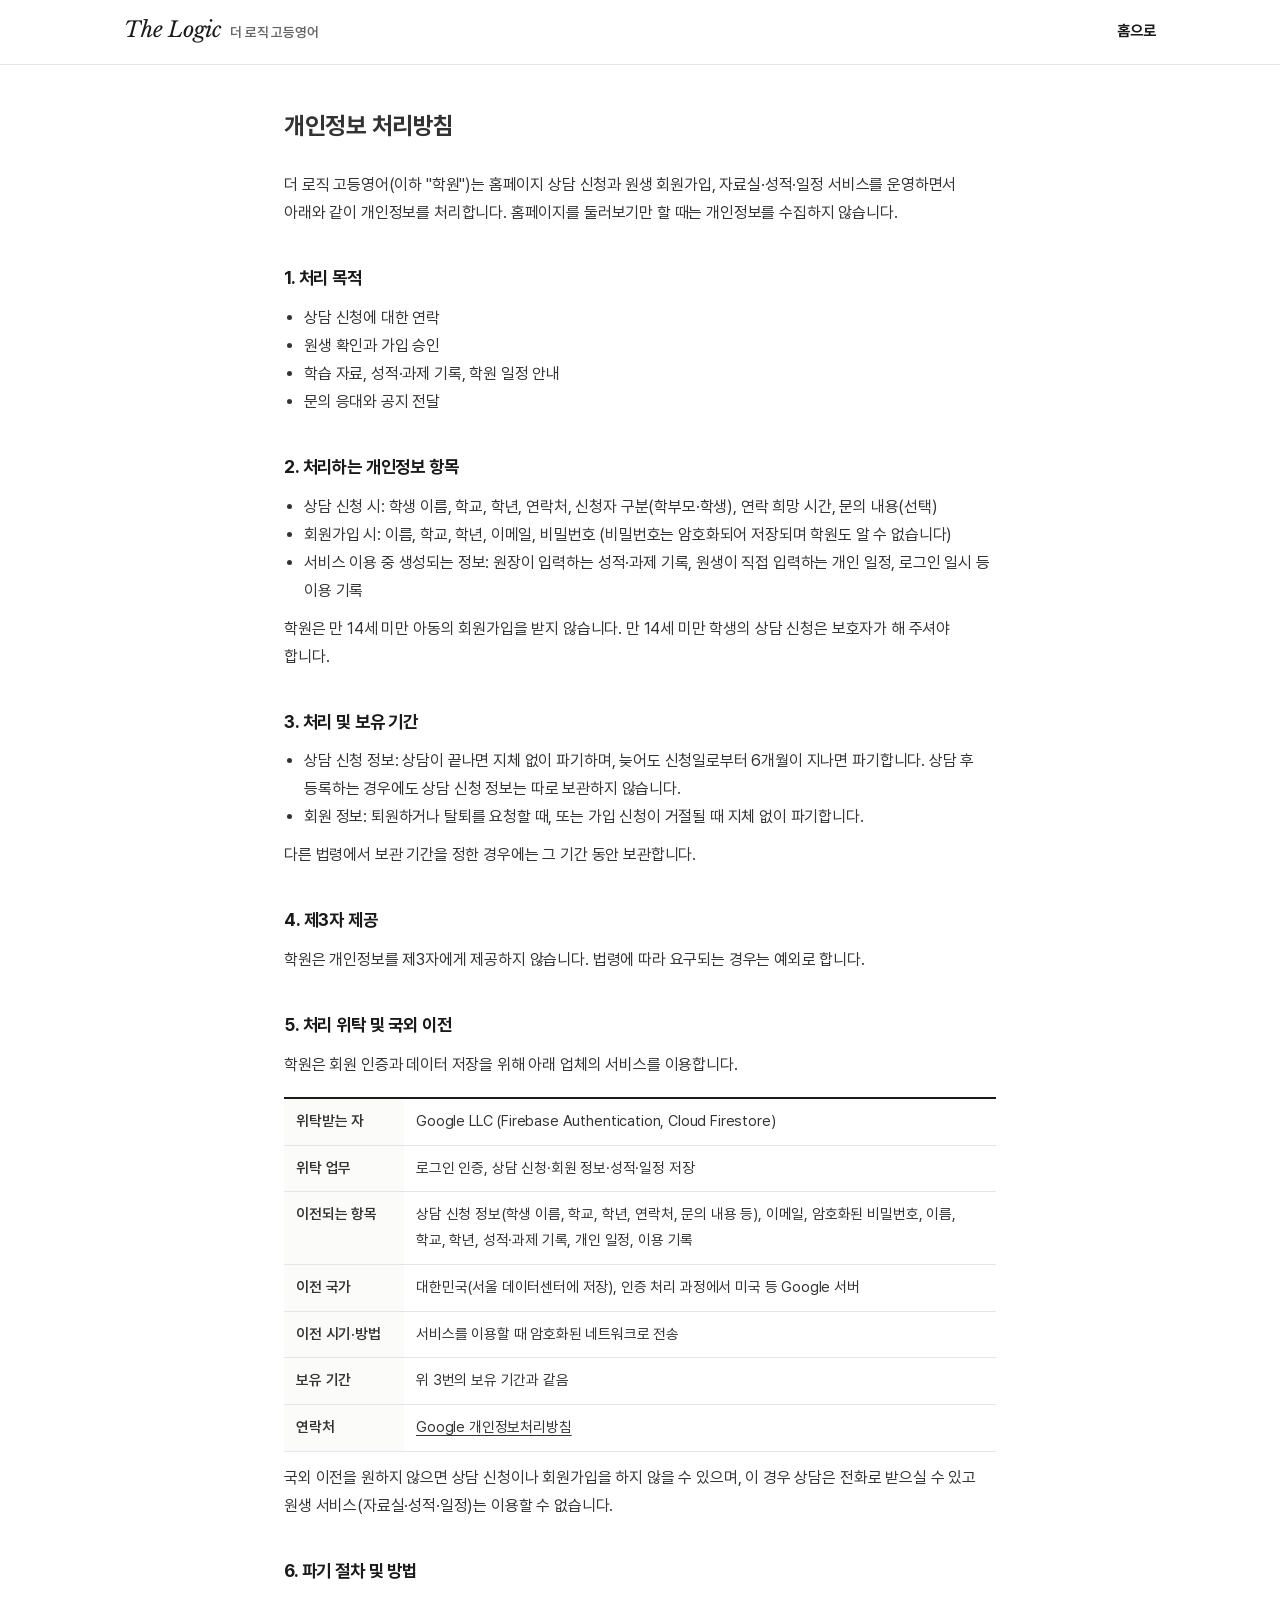
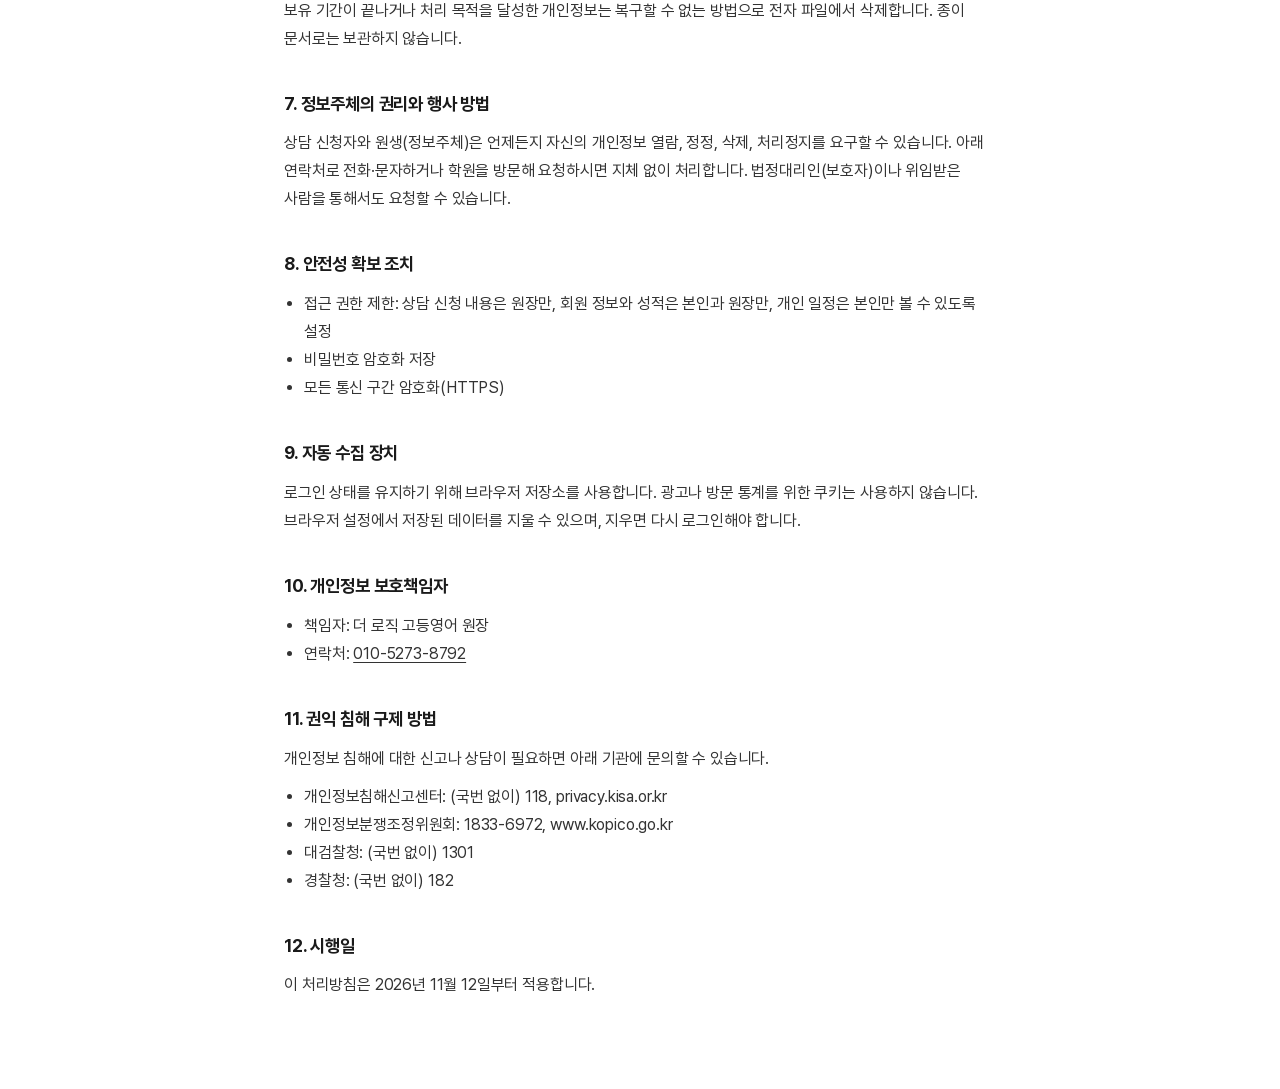
<file: privacy.html>
<!DOCTYPE html>
<html lang="ko">
<head>
  <meta charset="UTF-8" />
  <meta name="viewport" content="width=device-width, initial-scale=1.0" />
  <meta name="color-scheme" content="only light" />
  <title>개인정보 처리방침 | 더 로직 고등영어</title>
  <link rel="canonical" href="https://gun050806.github.io/d/privacy.html" />
  <link rel="preload" href="fonts/Pretendard-Regular.subset.woff2" as="font" type="font/woff2" crossorigin />
  <link rel="icon" type="image/png" sizes="48x48" href="img/favicon-48.png" />
  <link rel="icon" type="image/png" sizes="96x96" href="img/favicon-96.png" />
  <link rel="icon" type="image/png" sizes="192x192" href="img/icon-192.png" />
  <link rel="apple-touch-icon" href="img/apple-touch-icon.png" />
  <link rel="manifest" href="manifest.webmanifest" />
  <link rel="stylesheet" href="style.css?v=1112q" />
</head>
<body class="member">
  <header class="header">
    <div class="wrap header__inner">
      <a href="index.html" class="brand">
        <span class="script">The Logic</span>
        <span class="brand__ko">더 로직 고등영어</span>
      </a>
      <a class="header__tel" href="index.html">홈으로</a>
    </div>
  </header>

  <main class="page">
    <article class="wrap doc">
      <h1 class="page__title">개인정보 처리방침</h1>
      <p>더 로직 고등영어(이하 "학원")는 홈페이지 상담 신청과 원생 회원가입, 자료실·성적·일정 서비스를 운영하면서 아래와 같이 개인정보를 처리합니다. 홈페이지를 둘러보기만 할 때는 개인정보를 수집하지 않습니다.</p>

      <h2>1. 처리 목적</h2>
      <ul>
        <li>상담 신청에 대한 연락</li>
        <li>원생 확인과 가입 승인</li>
        <li>학습 자료, 성적·과제 기록, 학원 일정 안내</li>
        <li>문의 응대와 공지 전달</li>
      </ul>

      <h2>2. 처리하는 개인정보 항목</h2>
      <ul>
        <li>상담 신청 시: 학생 이름, 학교, 학년, 연락처, 신청자 구분(학부모·학생), 연락 희망 시간, 문의 내용(선택)</li>
        <li>회원가입 시: 이름, 학교, 학년, 이메일, 비밀번호 (비밀번호는 암호화되어 저장되며 학원도 알 수 없습니다)</li>
        <li>서비스 이용 중 생성되는 정보: 원장이 입력하는 성적·과제 기록, 원생이 직접 입력하는 개인 일정, 로그인 일시 등 이용 기록</li>
      </ul>
      <p>학원은 만 14세 미만 아동의 회원가입을 받지 않습니다. 만 14세 미만 학생의 상담 신청은 보호자가 해 주셔야 합니다.</p>

      <h2>3. 처리 및 보유 기간</h2>
      <ul>
        <li>상담 신청 정보: 상담이 끝나면 지체 없이 파기하며, 늦어도 신청일로부터 6개월이 지나면 파기합니다. 상담 후 등록하는 경우에도 상담 신청 정보는 따로 보관하지 않습니다.</li>
        <li>회원 정보: 퇴원하거나 탈퇴를 요청할 때, 또는 가입 신청이 거절될 때 지체 없이 파기합니다.</li>
      </ul>
      <p>다른 법령에서 보관 기간을 정한 경우에는 그 기간 동안 보관합니다.</p>

      <h2>4. 제3자 제공</h2>
      <p>학원은 개인정보를 제3자에게 제공하지 않습니다. 법령에 따라 요구되는 경우는 예외로 합니다.</p>

      <h2>5. 처리 위탁 및 국외 이전</h2>
      <p>학원은 회원 인증과 데이터 저장을 위해 아래 업체의 서비스를 이용합니다.</p>
      <div class="table-wrap">
        <table class="table table--compact doc__table">
          <tbody>
            <tr><th scope="row">위탁받는 자</th><td>Google LLC (Firebase Authentication, Cloud Firestore)</td></tr>
            <tr><th scope="row">위탁 업무</th><td>로그인 인증, 상담 신청·회원 정보·성적·일정 저장</td></tr>
            <tr><th scope="row">이전되는 항목</th><td>상담 신청 정보(학생 이름, 학교, 학년, 연락처, 문의 내용 등), 이메일, 암호화된 비밀번호, 이름, 학교, 학년, 성적·과제 기록, 개인 일정, 이용 기록</td></tr>
            <tr><th scope="row">이전 국가</th><td>대한민국(서울 데이터센터에 저장), 인증 처리 과정에서 미국 등 Google 서버</td></tr>
            <tr><th scope="row">이전 시기·방법</th><td>서비스를 이용할 때 암호화된 네트워크로 전송</td></tr>
            <tr><th scope="row">보유 기간</th><td>위 3번의 보유 기간과 같음</td></tr>
            <tr><th scope="row">연락처</th><td><a href="https://policies.google.com/privacy?hl=ko" target="_blank" rel="noopener">Google 개인정보처리방침</a></td></tr>
          </tbody>
        </table>
      </div>
      <p>국외 이전을 원하지 않으면 상담 신청이나 회원가입을 하지 않을 수 있으며, 이 경우 상담은 전화로 받으실 수 있고 원생 서비스(자료실·성적·일정)는 이용할 수 없습니다.</p>

      <h2>6. 파기 절차 및 방법</h2>
      <p>보유 기간이 끝나거나 처리 목적을 달성한 개인정보는 복구할 수 없는 방법으로 전자 파일에서 삭제합니다. 종이 문서로는 보관하지 않습니다.</p>

      <h2>7. 정보주체의 권리와 행사 방법</h2>
      <p>상담 신청자와 원생(정보주체)은 언제든지 자신의 개인정보 열람, 정정, 삭제, 처리정지를 요구할 수 있습니다. 아래 연락처로 전화·문자하거나 학원을 방문해 요청하시면 지체 없이 처리합니다. 법정대리인(보호자)이나 위임받은 사람을 통해서도 요청할 수 있습니다.</p>

      <h2>8. 안전성 확보 조치</h2>
      <ul>
        <li>접근 권한 제한: 상담 신청 내용은 원장만, 회원 정보와 성적은 본인과 원장만, 개인 일정은 본인만 볼 수 있도록 설정</li>
        <li>비밀번호 암호화 저장</li>
        <li>모든 통신 구간 암호화(HTTPS)</li>
      </ul>

      <h2>9. 자동 수집 장치</h2>
      <p>로그인 상태를 유지하기 위해 브라우저 저장소를 사용합니다. 광고나 방문 통계를 위한 쿠키는 사용하지 않습니다. 브라우저 설정에서 저장된 데이터를 지울 수 있으며, 지우면 다시 로그인해야 합니다.</p>

      <h2>10. 개인정보 보호책임자</h2>
      <!-- 원장님 성함을 받으면 "원장 ○○○"으로 바꿔 주세요 -->
      <ul>
        <li>책임자: 더 로직 고등영어 원장</li>
        <li>연락처: <a href="tel:010-5273-8792">010-5273-8792</a></li>
      </ul>

      <h2>11. 권익 침해 구제 방법</h2>
      <p>개인정보 침해에 대한 신고나 상담이 필요하면 아래 기관에 문의할 수 있습니다.</p>
      <ul>
        <li>개인정보침해신고센터: (국번 없이) 118, privacy.kisa.or.kr</li>
        <li>개인정보분쟁조정위원회: 1833-6972, www.kopico.go.kr</li>
        <li>대검찰청: (국번 없이) 1301</li>
        <li>경찰청: (국번 없이) 182</li>
      </ul>

      <h2>12. 시행일</h2>
      <p>이 처리방침은 2026년 11월 12일부터 적용합니다.</p>
    </article>
  </main>
</body>
</html>
</file>
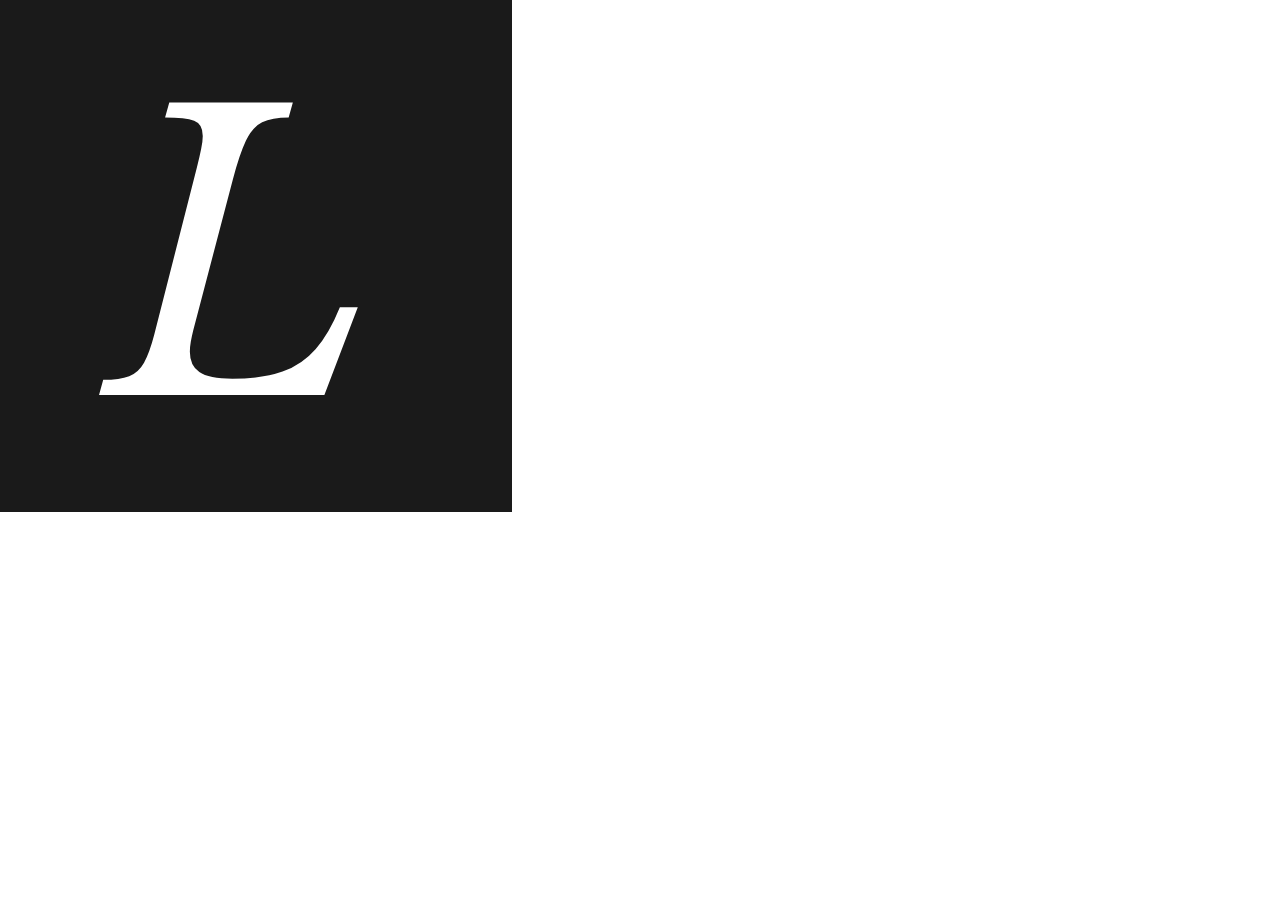
<file: img/icon-source.html>
<!DOCTYPE html>
<html lang="ko"><head><meta charset="UTF-8">
<!-- 파비콘·홈 화면 아이콘 원본. ?size=48&round=1 처럼 열어서 그 크기로 캡처 -->
<style>
@font-face{font-family:LB;src:url(../fonts/LibreBaskerville-Italic.woff2);font-style:italic}
*{margin:0;padding:0}
html,body{background:transparent;overflow:hidden}
.icon{width:512px;height:512px;background:#1a1a1a;color:#fff;display:flex;align-items:center;justify-content:center;
  transform-origin:0 0;font-family:LB,Georgia,serif;font-style:italic;font-size:380px;line-height:1}
.icon.round{border-radius:96px}
.icon span{transform:translate(-14px,6px)}
</style></head><body>
<div class="icon"><span>L</span></div>
<script>
const q=new URLSearchParams(location.search),s=+(q.get('size')||512),el=document.querySelector('.icon');
el.style.transform=`scale(${s/512})`; if(q.get('round'))el.classList.add('round');
</script>
</body></html>
</file>
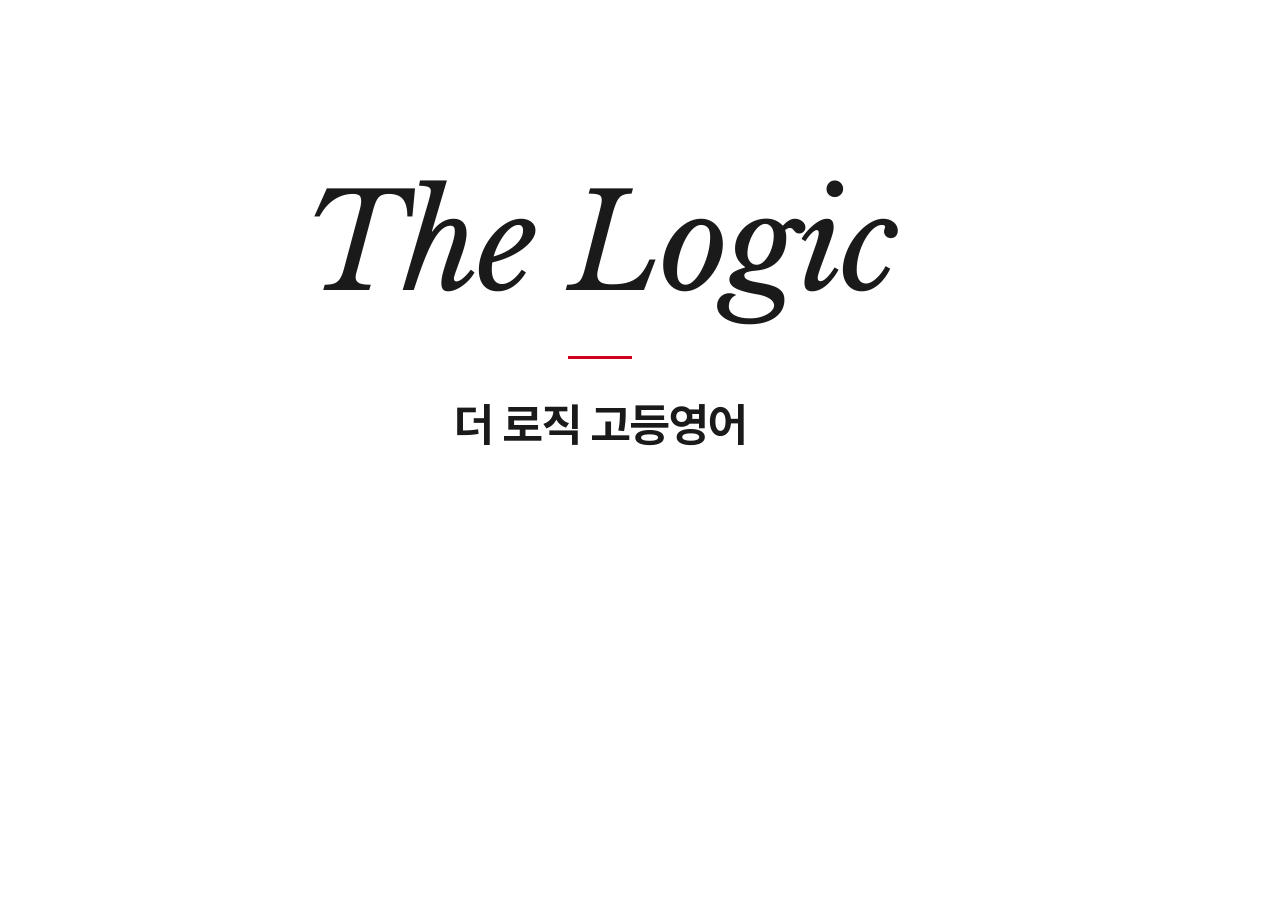
<file: img/og-source.html>
<!DOCTYPE html>
<html lang="ko"><head><meta charset="UTF-8">
<!-- 카톡 공유 미리보기 사진(og.png) 원본. 1200x630으로 캡처해서 og.png로 저장 -->
<style>
@font-face{font-family:P;src:url(../fonts/Pretendard-Regular.subset.woff2);font-weight:400}
@font-face{font-family:P;src:url(../fonts/Pretendard-SemiBold.subset.woff2);font-weight:600}
@font-face{font-family:P;src:url(../fonts/Pretendard-Bold.subset.woff2);font-weight:700}
@font-face{font-family:LB;src:url(../fonts/LibreBaskerville-Italic.woff2);font-style:italic}
*{margin:0;padding:0;box-sizing:border-box}
html,body{width:1200px;height:630px;background:#fff;color:#1a1a1a;font-family:P,sans-serif}
.card{width:1200px;height:630px;display:flex;flex-direction:column;align-items:center;justify-content:center}
.en{font-family:LB,Georgia,serif;font-style:italic;font-size:132px;letter-spacing:-2px;line-height:1}
.line{margin:46px 0 38px;width:64px;height:3px;background:#d0021b}
.ko{font-size:46px;font-weight:700;letter-spacing:-1px}
</style></head><body>
<div class="card">
  <div class="en">The Logic</div>
  <div class="line"></div>
  <div class="ko">더 로직 고등영어</div>
</div>
</body></html>
</file>
<file: style.css>
/* 글꼴: Pretendard (fonts 폴더, SIL Open Font License) */
@font-face {
  font-family: "Pretendard";
  font-weight: 400;
  font-display: swap;
  src: url("fonts/Pretendard-Regular.subset.woff2") format("woff2");
}
@font-face {
  font-family: "Pretendard";
  font-weight: 600;
  font-display: swap;
  src: url("fonts/Pretendard-SemiBold.subset.woff2") format("woff2");
}
@font-face {
  font-family: "Pretendard";
  font-weight: 700;
  font-display: swap;
  src: url("fonts/Pretendard-Bold.subset.woff2") format("woff2");
}

@font-face {
  font-family: "Libre Baskerville";
  font-weight: 400;
  font-style: italic;
  font-display: swap;
  src: url("fonts/LibreBaskerville-Italic.woff2") format("woff2");
}

/* 색상 — 여기 값만 바꾸면 전체 색이 바뀌어요 */
:root {
  color-scheme: only light; /* 휴대폰 다크 모드에서도 흰 바탕 유지 */
  --ink: #1a1a1a;      /* 글자, 버튼 */
  --sub: #666666;      /* 보조 글자 */
  --line: #e5e5e5;     /* 구분선 */
  --gray: #f7f7f5;     /* 회색 배경 */
  --point: #d0021b;    /* '전교 1등' 강조색 */
  --header-h: 64px;
}

* {
  box-sizing: border-box;
}

[hidden] {
  display: none !important;
}

html {
  scroll-behavior: smooth;
  scroll-padding-top: var(--header-h);
}

body {
  margin: 0;
  font-family: "Pretendard", -apple-system, "Apple SD Gothic Neo", "Malgun Gothic", sans-serif;
  background: #fff;
  color: var(--ink);
  line-height: 1.7;
  letter-spacing: -0.01em;
  word-break: keep-all;
  -webkit-font-smoothing: antialiased;
}

a {
  color: inherit;
  text-decoration: none;
}

.wrap {
  max-width: 1080px;
  margin: 0 auto;
  padding: 0 24px;
}

/* 상단 */
.header {
  position: sticky;
  top: 0;
  z-index: 10;
  background: #fff;
  border-bottom: 1px solid var(--line);
}
.header__inner {
  height: var(--header-h);
  display: flex;
  align-items: center;
  gap: 40px;
}
/* 영문 로고 'The Logic' */
.script {
  font-family: "Libre Baskerville", Georgia, serif;
  font-style: italic;
  font-weight: 400;
  letter-spacing: -0.01em;
  line-height: 1;
}
.brand {
  display: flex;
  align-items: baseline;
  gap: 8px;
  white-space: nowrap;
}
.brand .script {
  font-size: 1.35rem;
}
.brand__ko {
  font-size: 0.85rem;
  font-weight: 600;
  color: var(--sub);
}
.nav {
  display: flex;
  gap: 28px;
  font-size: 0.95rem;
  color: #444;
}
.nav a:hover {
  color: var(--ink);
  text-decoration: underline;
  text-underline-offset: 4px;
}
.header__tel {
  margin-left: auto;
  font-weight: 700;
  font-size: 0.95rem;
}

/* 버튼 */
.btn {
  display: inline-flex;
  align-items: center;
  justify-content: center;
  height: 50px;
  padding: 0 22px;
  border-radius: 4px;
  font-weight: 600;
  font-size: 0.98rem;
  border: 1px solid var(--ink);
}
.btn--dark {
  background: var(--ink);
  color: #fff;
}
.btn--dark:hover {
  background: #333;
}
.btn--line {
  background: #fff;
}
.btn--line:hover {
  background: var(--gray);
}

/* 첫 화면 */
.intro {
  padding: 84px 0 92px;
  background: #fff;
  border-bottom: 1px solid var(--line);
}
.intro__inner > * {
  max-width: 720px;
}
.intro__logo {
  display: flex;
  align-items: baseline;
  flex-wrap: wrap;
  gap: 4px 14px;
  margin: 0 0 18px;
}
.intro__logo .script {
  font-size: clamp(2.5rem, 6.4vw, 3.8rem);
}
.intro__name {
  font-size: 1rem;
  font-weight: 600;
  color: var(--sub);
}
.intro__title {
  margin: 0;
  font-size: clamp(1.4rem, 3.2vw, 2rem);
  font-weight: 600;
  line-height: 1.45;
  letter-spacing: -0.02em;
}

.result {
  display: flex;
  align-items: baseline;
  flex-wrap: wrap;
  gap: 4px 12px;
  margin: 36px 0 32px;
  padding: 16px 0;
  border-top: 1px solid var(--line);
  border-bottom: 1px solid var(--line);
}
.result__term {
  font-size: 0.9rem;
  color: var(--sub);
}
.result__text {
  font-size: 1.15rem;
  font-weight: 700;
}
.result__text em {
  font-style: normal;
  color: var(--point);
}
.result__note {
  font-size: 0.88rem;
  color: var(--sub);
}

.intro__buttons {
  display: flex;
  flex-wrap: wrap;
  gap: 8px;
}

/* 공통 블록 */
.block {
  padding: 80px 0;
}
.block--gray {
  background: var(--gray);
}
.block__head {
  display: flex;
  align-items: baseline;
  justify-content: space-between;
  gap: 16px;
  margin-bottom: 24px;
}
.block__head h2 {
  margin: 0;
  font-size: 1.55rem;
  font-weight: 700;
  letter-spacing: -0.02em;
}
.more {
  font-size: 0.92rem;
  color: var(--sub);
}
.more::after {
  content: " ›";
}
.more:hover {
  color: var(--ink);
}

/* 학원 소식 게시판 */
.board {
  list-style: none;
  margin: 0;
  padding: 0;
  border-top: 2px solid var(--ink);
}
.board li {
  border-bottom: 1px solid var(--line);
}
.board a {
  display: flex;
  align-items: center;
  gap: 16px;
  padding: 20px 4px;
}
.board a:hover .board__title {
  text-decoration: underline;
  text-underline-offset: 4px;
}
.board__tag {
  flex-shrink: 0;
  padding: 2px 8px;
  border: 1px solid var(--point);
  color: var(--point);
  font-size: 0.8rem;
  font-weight: 600;
}
.board__title {
  flex: 1;
  font-weight: 500;
}
.board time {
  flex-shrink: 0;
  color: var(--sub);
  font-size: 0.9rem;
  font-variant-numeric: tabular-nums;
}

/* 내신 결과 */
.result-lead {
  margin: 0 0 24px;
  font-size: 1.1rem;
  font-weight: 700;
}
.result-lead em {
  font-style: normal;
  color: var(--point);
}
.table--result thead th {
  width: auto;
  font-size: 0.9rem;
}
.table--result tbody th {
  width: 110px;
}
.table--result td {
  white-space: nowrap;
}
.table--result td {
  white-space: nowrap;
}
.table--result em {
  font-style: normal;
  font-weight: 700;
  color: var(--point);
}

/* 수업 안내 키워드 */
.keys {
  display: grid;
  grid-template-columns: repeat(3, 1fr);
  gap: 0 24px;
  margin: 0 0 40px;
}
.keys > div {
  padding: 16px 0 4px;
  border-top: 2px solid var(--ink);
}
.keys dt {
  font-size: 1.3rem;
  font-weight: 700;
  letter-spacing: -0.02em;
}
.keys dd {
  margin: 6px 0 0;
  font-size: 0.92rem;
  line-height: 1.5;
  color: var(--sub);
}
@media (max-width: 760px) {
  .keys {
    grid-template-columns: 1fr;
    gap: 0;
  }
  .keys > div {
    display: grid;
    grid-template-columns: 110px 1fr;
    align-items: baseline;
    gap: 12px;
    padding: 14px 0;
    border-top-width: 1px;
  }
  .keys > div:first-child {
    border-top-width: 2px;
  }
  .keys dd {
    margin: 0;
  }
  .keys dt {
    font-size: 1.15rem;
  }
}

/* 수업 안내 표 */
.table {
  width: 100%;
  border-collapse: collapse;
  border-top: 2px solid var(--ink);
  background: #fff;
}
.table th,
.table td {
  padding: 18px 20px;
  border-bottom: 1px solid var(--line);
  text-align: left;
  vertical-align: top;
}
.table th {
  width: 160px;
  background: #fbfbfa;
  font-weight: 600;
  color: #333;
}

/* 오시는 길 */
.place {
  display: flex;
  justify-content: space-between;
  align-items: flex-end;
  gap: 40px;
  padding-top: 28px;
  border-top: 2px solid var(--ink);
}
.place__addr {
  margin: 0;
  font-size: 1.3rem;
  font-weight: 700;
  line-height: 1.5;
  letter-spacing: -0.02em;
}
.place__hint {
  margin: 8px 0 24px;
  color: var(--sub);
}
.place__info {
  margin: 0;
  display: grid;
  gap: 6px;
}
.place__info > div {
  display: flex;
  gap: 16px;
}
.place__info dt {
  width: 40px;
  color: var(--sub);
}
.place__info dd {
  margin: 0;
  font-weight: 500;
}
.place__links {
  display: flex;
  flex-direction: column;
  gap: 8px;
  min-width: 220px;
}

/* ===== 원생·관리 페이지 ===== */
.header__member {
  margin-left: auto;
  display: flex;
  align-items: center;
  gap: 18px;
  font-size: 0.95rem;
}
.page {
  padding: 40px 0 80px;
  min-height: calc(100vh - var(--header-h));
}
.wrap--narrow {
  max-width: 440px;
}
.page__title {
  margin: 0 0 24px;
  font-size: 1.5rem;
  font-weight: 700;
  letter-spacing: -0.02em;
}
.page__title small {
  margin-left: 6px;
  font-size: 0.95rem;
  font-weight: 400;
  color: var(--sub);
}
.panel,
.section-box {
  padding: 24px;
  margin-bottom: 16px;
  background: #fff;
  border: 1px solid var(--line);
  border-radius: 6px;
}
.panel--center {
  text-align: center;
  padding: 40px 24px;
}
.section-box h2 {
  margin: 0 0 16px;
  font-size: 1.15rem;
  font-weight: 700;
}
.section-box__head {
  display: flex;
  justify-content: space-between;
  align-items: center;
  gap: 12px;
  margin-bottom: 16px;
}
.section-box__head h2 {
  margin: 0;
}
.muted {
  color: var(--sub);
  font-size: 0.92rem;
}
.muted:is(p) {
  margin: 4px 0 0;
}

/* 탭 */
.tabs {
  display: flex;
  margin-bottom: 16px;
  border-bottom: 1px solid var(--line);
  overflow-x: auto;
}
.tab {
  flex: 1;
  padding: 12px 8px;
  border: 0;
  border-bottom: 2px solid transparent;
  margin-bottom: -1px;
  background: none;
  font: inherit;
  font-weight: 600;
  color: var(--sub);
  white-space: nowrap;
  cursor: pointer;
}
.tabs--wide .tab {
  flex: 0 0 auto;
  padding: 12px 16px;
}
.tab.is-active {
  color: var(--ink);
  border-bottom-color: var(--ink);
}
.count:not(:empty) {
  display: inline-block;
  min-width: 20px;
  padding: 0 6px;
  border-radius: 10px;
  background: var(--point);
  color: #fff;
  font-size: 0.75rem;
  line-height: 20px;
}

/* 입력 양식 */
.form {
  display: grid;
  gap: 14px;
}
.member .form:not(.section-box) {
  padding: 24px;
  background: #fff;
  border: 1px solid var(--line);
  border-radius: 6px;
}
.form h2 {
  margin: 0;
}
.form__help {
  margin: 0;
  font-size: 0.92rem;
  color: var(--sub);
}
.field {
  display: grid;
  gap: 6px;
  font-size: 0.9rem;
  font-weight: 600;
  color: #333;
}
.field-row {
  display: grid;
  grid-template-columns: 1fr 1fr;
  gap: 12px;
}
.field input,
.field select,
.section-box__head select {
  width: 100%;
  height: 46px;
  padding: 0 12px;
  border: 1px solid #ccc;
  border-radius: 4px;
  background: #fff;
  font: inherit;
  font-weight: 400;
  color: var(--ink);
}
.section-box__head select {
  width: auto;
  height: 38px;
}
.field textarea {
  width: 100%;
  padding: 10px 12px;
  border: 1px solid #ccc;
  border-radius: 4px;
  background: #fff;
  font: inherit;
  font-weight: 400;
  line-height: 1.6;
  color: var(--ink);
  resize: vertical;
}
.field input:focus,
.field select:focus,
.field textarea:focus {
  outline: 2px solid var(--ink);
  outline-offset: -1px;
}
.btn--full {
  width: 100%;
}
.btn--sm {
  height: 34px;
  padding: 0 12px;
  font-size: 0.85rem;
}
.btn:disabled {
  opacity: 0.5;
  cursor: default;
}
.link-btn {
  padding: 0;
  border: 0;
  background: none;
  font: inherit;
  color: var(--sub);
  text-decoration: underline;
  text-underline-offset: 3px;
  cursor: pointer;
  justify-self: center;
}
.agree {
  padding: 14px 16px;
  background: var(--gray);
  border-radius: 4px;
  font-size: 0.88rem;
}
.agree p {
  margin: 0 0 6px;
}
.agree ul {
  margin: 0 0 10px;
  padding-left: 18px;
  color: #444;
}
.check {
  display: flex;
  align-items: center;
  gap: 8px;
  font-weight: 600;
}
.check input {
  width: 18px;
  height: 18px;
}
.msg {
  margin: 0;
  font-size: 0.92rem;
}
.msg:empty {
  display: none;
}
.msg--error {
  color: var(--point);
}
.msg--ok {
  color: #11804a;
}
.msg--warn {
  padding: 14px 16px;
  background: #fff8e1;
  border: 1px solid #f0d58a;
  border-radius: 4px;
}

/* 목록 */
.list {
  list-style: none;
  margin: 0;
  padding: 0;
}
.list li {
  display: flex;
  justify-content: space-between;
  align-items: center;
  gap: 12px;
  padding: 14px 0;
  border-bottom: 1px solid var(--line);
}
.list li:first-child {
  padding-top: 0;
}
.list li:last-child {
  border-bottom: 0;
  padding-bottom: 0;
}
.list a {
  text-decoration: underline;
  text-underline-offset: 3px;
}
.list time {
  flex-shrink: 0;
  color: var(--sub);
  font-size: 0.88rem;
}
.list__actions {
  display: flex;
  gap: 6px;
  flex-shrink: 0;
}
.chip {
  display: inline-block;
  margin-right: 6px;
  padding: 1px 8px;
  border: 1px solid var(--line);
  border-radius: 3px;
  font-size: 0.78rem;
  font-weight: 600;
  color: #444;
  vertical-align: 1px;
}
.table-wrap {
  overflow-x: auto;
}
.table--compact {
  font-size: 0.92rem;
  white-space: nowrap;
}
.table--compact th,
.table--compact td {
  padding: 10px 12px;
}
.table--compact thead th {
  width: auto;
  background: #fbfbfa;
}
.table--compact td:nth-child(4) {
  white-space: normal;
  min-width: 140px;
}

/* 달력 */
.cal__head {
  display: flex;
  justify-content: space-between;
  align-items: center;
  margin-bottom: 8px;
}
.cal__head strong {
  font-size: 1.05rem;
}
.cal__nav {
  width: 40px;
  height: 40px;
  border: 1px solid var(--line);
  border-radius: 4px;
  background: #fff;
  font-size: 1.3rem;
  line-height: 1;
  color: var(--ink);
  cursor: pointer;
}
.cal__grid {
  display: grid;
  grid-template-columns: repeat(7, 1fr);
  border-top: 1px solid var(--line);
}
.cal__week {
  padding: 8px 0;
  text-align: center;
  font-size: 0.8rem;
  color: var(--sub);
}
.cal__week:first-child {
  color: var(--point);
}
.cal__day {
  display: flex;
  flex-direction: column;
  align-items: center;
  gap: 4px;
  min-height: 52px;
  padding: 6px 0;
  border: 0;
  border-radius: 4px;
  background: none;
  font: inherit;
  color: var(--ink);
  cursor: pointer;
}
.cal__grid > :nth-child(7n + 1):not(.cal__week) .cal__num {
  color: var(--point);
}
.cal__num {
  display: grid;
  place-items: center;
  width: 28px;
  height: 28px;
  border-radius: 50%;
  font-size: 0.92rem;
}
.cal__day.is-today .cal__num {
  font-weight: 700;
  box-shadow: inset 0 0 0 1px var(--ink);
}
.cal__day.is-selected .cal__num {
  background: var(--ink);
  color: #fff !important;
}
.cal__marks {
  display: flex;
  gap: 3px;
  height: 6px;
}
.cal__mark {
  display: inline-block;
  width: 6px;
  height: 6px;
  border-radius: 50%;
  background: var(--ink);
}
.cal__mark--exam {
  background: var(--point);
}
.cal__mark--mine {
  background: #fff;
  box-shadow: inset 0 0 0 1.5px #999;
}
.cal__legend {
  display: flex;
  flex-wrap: wrap;
  gap: 4px 14px;
  margin: 10px 0 0;
  font-size: 0.8rem;
  color: var(--sub);
}
.cal__legend span {
  display: inline-flex;
  align-items: center;
  gap: 5px;
}
.day {
  margin-top: 20px;
  padding-top: 16px;
  border-top: 1px solid var(--line);
}
.day__title {
  margin: 0 0 12px;
  font-size: 1rem;
}
.day__time-text {
  margin-right: 6px;
  font-weight: 600;
  font-variant-numeric: tabular-nums;
}
.member .form.day__form:not(.section-box) {
  margin-top: 20px;
  padding: 16px 0 0;
  border: 0;
  border-top: 1px solid var(--line);
  border-radius: 0;
}
.day__form-title {
  margin: 0;
  font-weight: 700;
}
.day__form-row {
  display: grid;
  grid-template-columns: 1fr 140px;
  gap: 12px;
}
@media (max-width: 760px) {
  .table.table--result th,
  .table.table--result td {
    padding: 12px 10px;
    font-size: 0.92rem;
  }
  .table.table--result thead th,
  .table.table--result td {
    width: auto;
  }
  .table.table--result tbody th {
    width: 76px;
  }
  .day__form-row {
    grid-template-columns: 1fr;
  }
}
.chip--point {
  border-color: var(--point);
  color: var(--point);
}
.chip--mine {
  border-style: dashed;
  color: var(--sub);
}

/* 개인정보 처리방침 등 문서 */
.doc {
  max-width: 760px;
  line-height: 1.75;
  color: #333;
}
.doc h2 {
  margin: 36px 0 10px;
  font-size: 1.1rem;
  color: var(--ink);
}
.doc p,
.doc ul {
  margin: 0 0 10px;
}
.doc ul {
  padding-left: 20px;
}
.doc a {
  text-decoration: underline;
  text-underline-offset: 3px;
}
.doc__table {
  margin: 8px 0 12px;
  white-space: normal;
}
.doc__table th {
  width: 120px;
  white-space: nowrap;
}
.legal {
  margin: 40px 0 0;
  font-size: 0.85rem;
  color: var(--sub);
}
.legal a {
  text-decoration: underline;
  text-underline-offset: 3px;
}

/* 상담 신청 */
.consult {
  display: grid;
  grid-template-columns: 1fr 1.4fr;
  gap: 48px;
  padding-top: 28px;
  border-top: 2px solid var(--ink);
}
.consult__lead {
  margin: 0;
  line-height: 1.8;
  color: #333;
}
.consult__lead a {
  font-weight: 700;
  white-space: nowrap;
}
.consult .agree {
  background: var(--gray);
}
/* 자동 등록 프로그램 막기용 칸 */
.hp {
  position: absolute;
  left: -9999px;
  width: 1px;
  height: 1px;
  overflow: hidden;
}
.memo-text {
  margin: 6px 0 0;
  font-weight: 400;
  white-space: pre-wrap;
  color: #444;
}

/* 휴대폰 하단 고정 버튼 (PC에서는 숨김) */
.callbar {
  display: none;
}

/* 휴대폰 화면 */
@media (max-width: 760px) {
  :root {
    --header-h: 96px;
  }
  .wrap {
    padding: 0 16px;
  }
  .header__inner {
    height: auto;
    flex-wrap: wrap;
    gap: 0;
    padding-top: 14px;
  }
  .header__tel {
    display: none;
  }
  .nav {
    order: 3;
    width: 100%;
    gap: 22px;
    padding: 10px 0 12px;
    overflow-x: auto;
    white-space: nowrap;
    font-size: 0.92rem;
  }
  .intro {
    padding: 44px 0 52px;
  }
  .brand .script {
    font-size: 1.25rem;
  }
  .intro__buttons .btn {
    flex: 1 1 100%;
  }
  .block {
    padding: 56px 0;
  }
  .block__head h2 {
    font-size: 1.35rem;
  }
  .board a {
    flex-wrap: wrap;
    gap: 6px 10px;
    padding: 16px 0;
  }
  .board__title {
    flex-basis: 100%;
    order: 3;
  }
  .table th,
  .table td {
    padding: 14px 12px;
    font-size: 0.95rem;
  }
  .table th {
    width: 96px;
  }
  .consult {
    grid-template-columns: 1fr;
    gap: 24px;
  }
  .place {
    flex-direction: column;
    align-items: stretch;
    gap: 28px;
  }
  .place__addr {
    font-size: 1.1rem;
  }
  .place__links {
    min-width: 0;
  }

  .header__member {
    font-size: 0.9rem;
  }
  .member .header__inner {
    flex-wrap: nowrap;
    padding-top: 0;
    height: 60px;
  }
  .page {
    padding: 24px 0 60px;
  }
  .panel,
  .section-box,
  .member .form:not(.section-box) {
    padding: 18px 16px;
  }
  .list li {
    flex-wrap: wrap;
  }

  .callbar {
    position: fixed;
    left: 0;
    right: 0;
    bottom: 0;
    z-index: 20;
    display: grid;
    grid-template-columns: 1fr 1fr;
    border-top: 1px solid var(--ink);
  }
  .callbar a {
    display: flex;
    align-items: center;
    justify-content: center;
    height: 56px;
    padding-bottom: env(safe-area-inset-bottom);
    font-weight: 700;
    background: #fff;
  }
  .callbar a:first-child {
    background: var(--ink);
    color: #fff;
  }
  /* 하단 고정 버튼에 마지막 내용이 가리지 않도록 */
  #top {
    padding-bottom: calc(56px + env(safe-area-inset-bottom));
  }
}

.nowrap {
  white-space: nowrap;
}
.agree a {
  text-decoration: underline;
  text-underline-offset: 3px;
}
</file>
